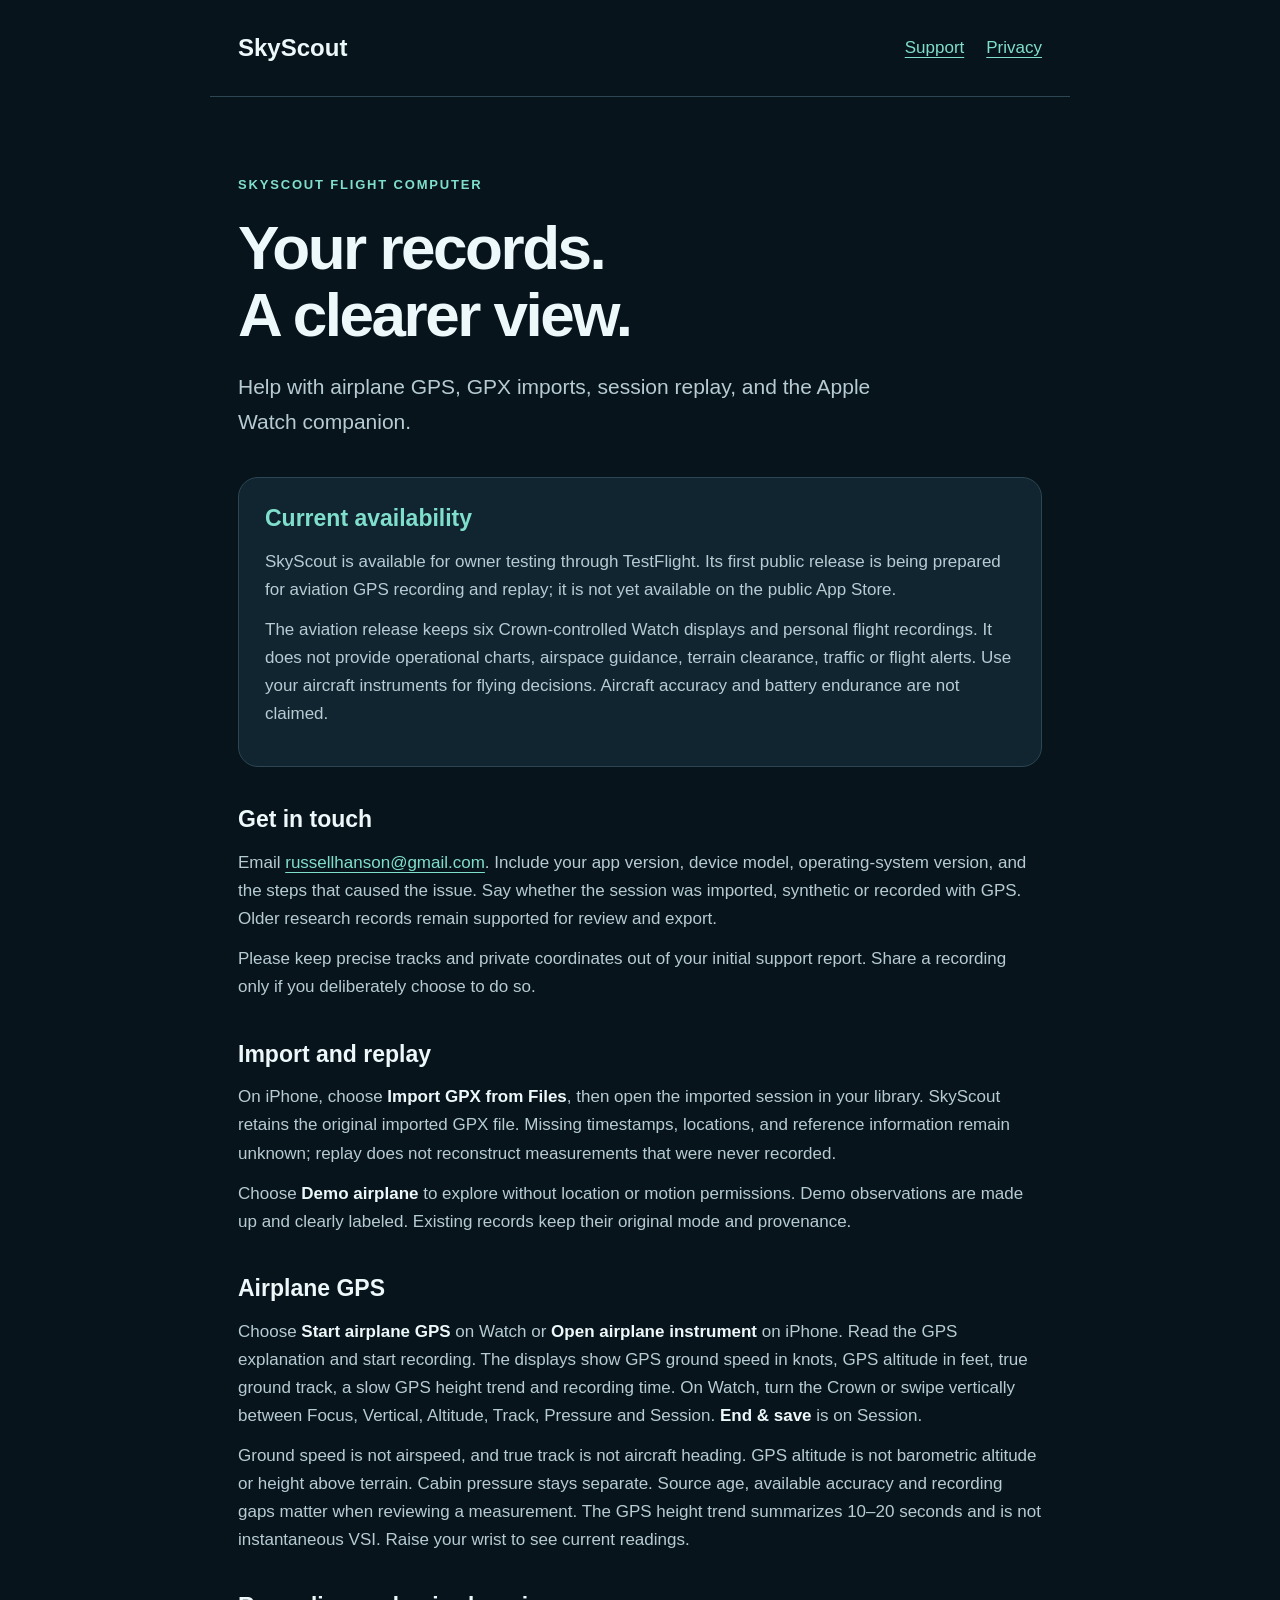
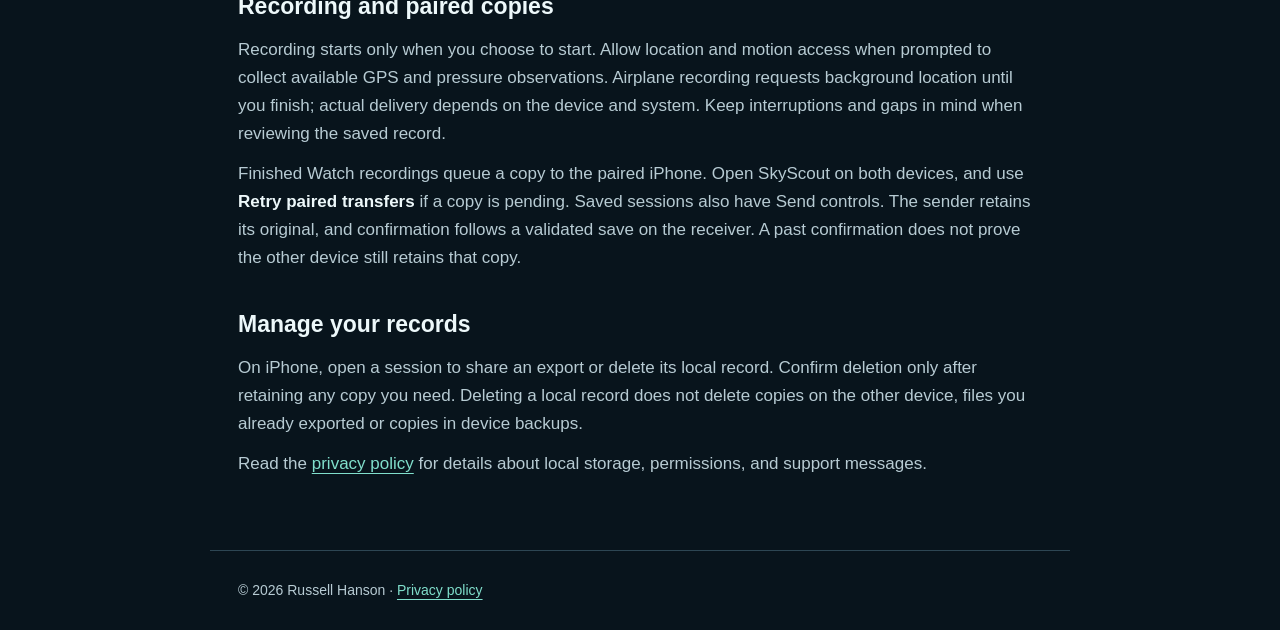
<file: index.html>
<!doctype html>
<html lang="en">
<head>
  <meta charset="utf-8">
  <meta name="viewport" content="width=device-width, initial-scale=1">
  <meta name="description" content="Support for SkyScout Flight Computer: airplane GPS recording, GPX review, replay, and paired-device copies on iPhone and Apple Watch.">
  <title>SkyScout Support</title>
  <link rel="stylesheet" href="style.css">
</head>
<body>
  <header><a class="brand" href="./">SkyScout</a><nav aria-label="Main"><a href="./" aria-current="page">Support</a><a href="privacy.html">Privacy</a></nav></header>
  <main>
    <p class="eyebrow">SKYSCOUT FLIGHT COMPUTER</p>
    <h1>Your records.<br>A clearer view.</h1>
    <p class="intro">Help with airplane GPS, GPX imports, session replay, and the Apple Watch companion.</p>
    <section class="notice" aria-labelledby="availability"><h2 id="availability">Current availability</h2><p>SkyScout is available for owner testing through TestFlight. Its first public release is being prepared for aviation GPS recording and replay; it is not yet available on the public App Store.</p><p>The aviation release keeps six Crown-controlled Watch displays and personal flight recordings. It does not provide operational charts, airspace guidance, terrain clearance, traffic or flight alerts. Use your aircraft instruments for flying decisions. Aircraft accuracy and battery endurance are not claimed.</p></section>
    <section><h2>Get in touch</h2><p>Email <a href="mailto:russellhanson@gmail.com?subject=SkyScout%20support">russellhanson@gmail.com</a>. Include your app version, device model, operating-system version, and the steps that caused the issue. Say whether the session was imported, synthetic or recorded with GPS. Older research records remain supported for review and export.</p><p>Please keep precise tracks and private coordinates out of your initial support report. Share a recording only if you deliberately choose to do so.</p></section>
    <section><h2>Import and replay</h2><p>On iPhone, choose <strong>Import GPX from Files</strong>, then open the imported session in your library. SkyScout retains the original imported GPX file. Missing timestamps, locations, and reference information remain unknown; replay does not reconstruct measurements that were never recorded.</p><p>Choose <strong>Demo airplane</strong> to explore without location or motion permissions. Demo observations are made up and clearly labeled. Existing records keep their original mode and provenance.</p></section>
    <section><h2>Airplane GPS</h2><p>Choose <strong>Start airplane GPS</strong> on Watch or <strong>Open airplane instrument</strong> on iPhone. Read the GPS explanation and start recording. The displays show GPS ground speed in knots, GPS altitude in feet, true ground track, a slow GPS height trend and recording time. On Watch, turn the Crown or swipe vertically between Focus, Vertical, Altitude, Track, Pressure and Session. <strong>End &amp; save</strong> is on Session.</p><p>Ground speed is not airspeed, and true track is not aircraft heading. GPS altitude is not barometric altitude or height above terrain. Cabin pressure stays separate. Source age, available accuracy and recording gaps matter when reviewing a measurement. The GPS height trend summarizes 10–20 seconds and is not instantaneous VSI. Raise your wrist to see current readings.</p></section>
    <section><h2>Recording and paired copies</h2><p>Recording starts only when you choose to start. Allow location and motion access when prompted to collect available GPS and pressure observations. Airplane recording requests background location until you finish; actual delivery depends on the device and system. Keep interruptions and gaps in mind when reviewing the saved record.</p><p>Finished Watch recordings queue a copy to the paired iPhone. Open SkyScout on both devices, and use <strong>Retry paired transfers</strong> if a copy is pending. Saved sessions also have Send controls. The sender retains its original, and confirmation follows a validated save on the receiver. A past confirmation does not prove the other device still retains that copy.</p></section>
    <section><h2>Manage your records</h2><p>On iPhone, open a session to share an export or delete its local record. Confirm deletion only after retaining any copy you need. Deleting a local record does not delete copies on the other device, files you already exported or copies in device backups.</p><p>Read the <a href="privacy.html">privacy policy</a> for details about local storage, permissions, and support messages.</p></section>
  </main>
  <footer>© 2026 Russell Hanson · <a href="privacy.html">Privacy policy</a></footer>
</body>
</html>
</file>
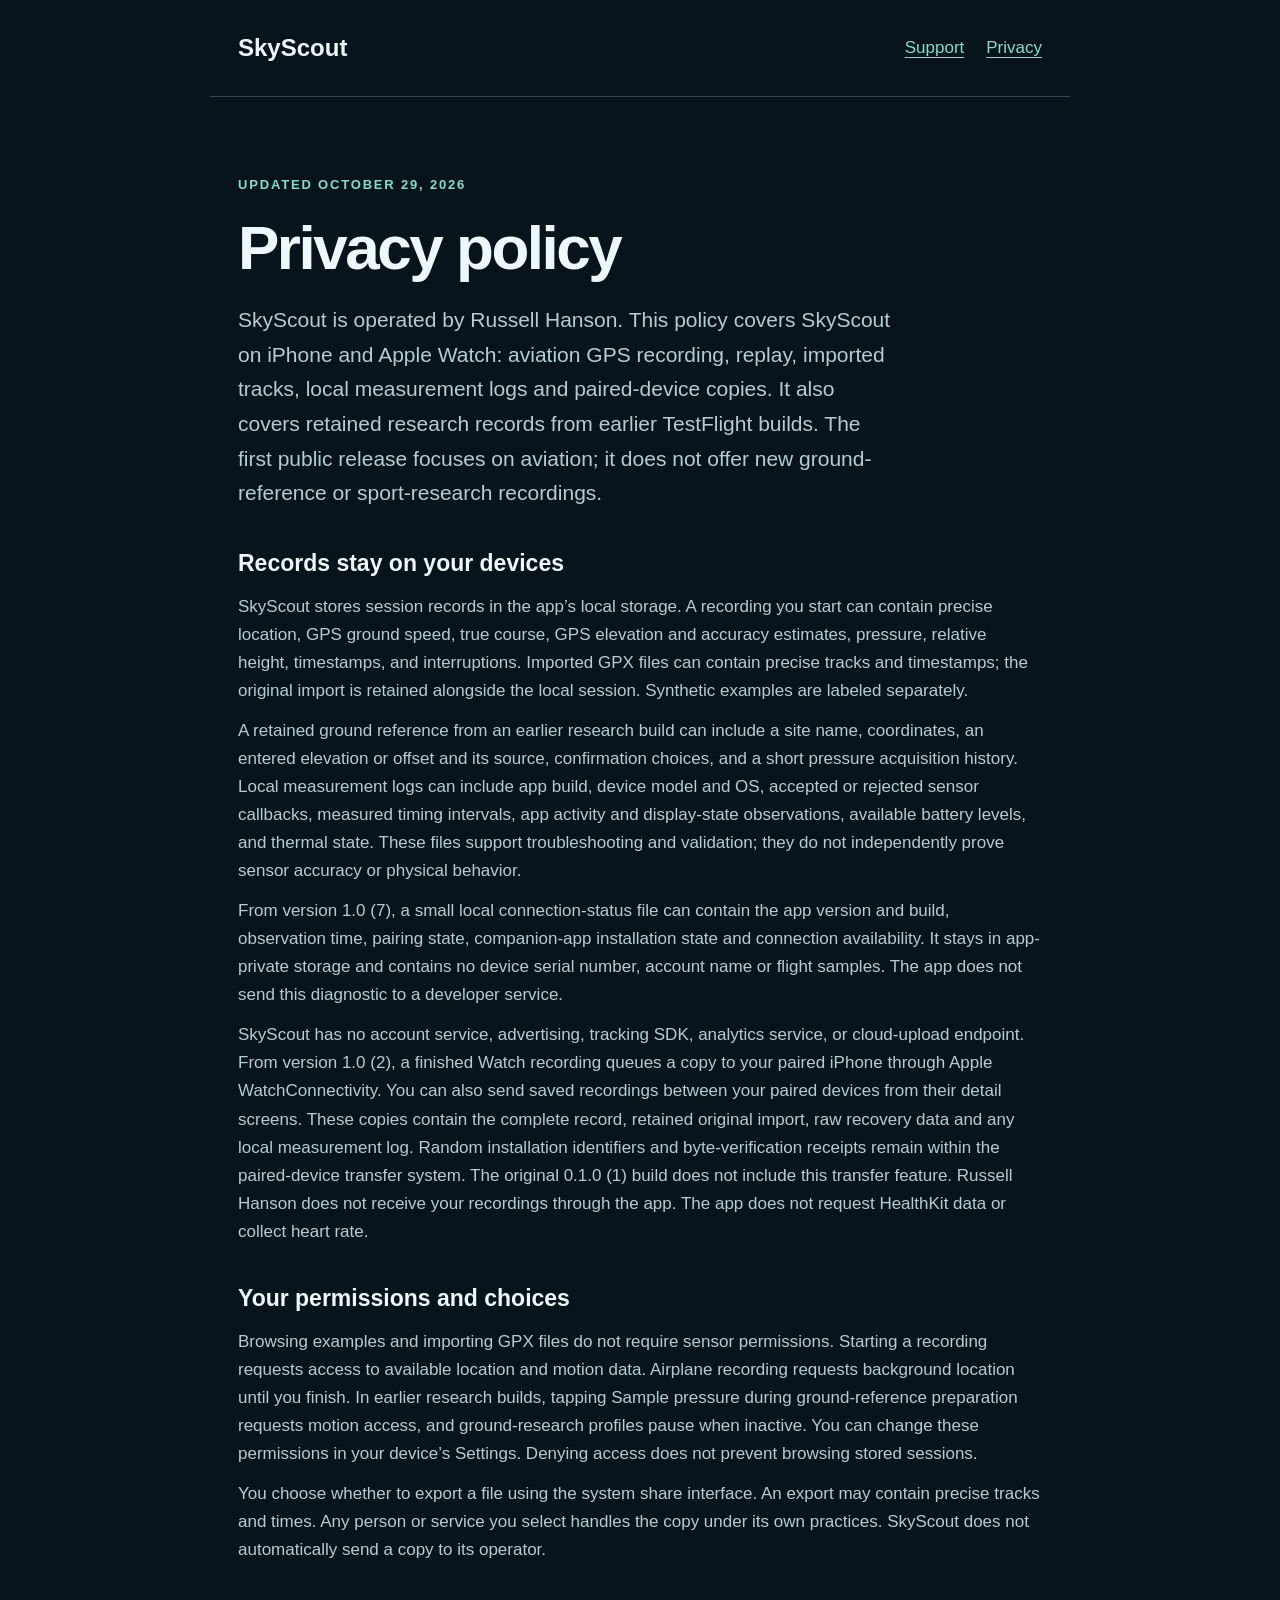
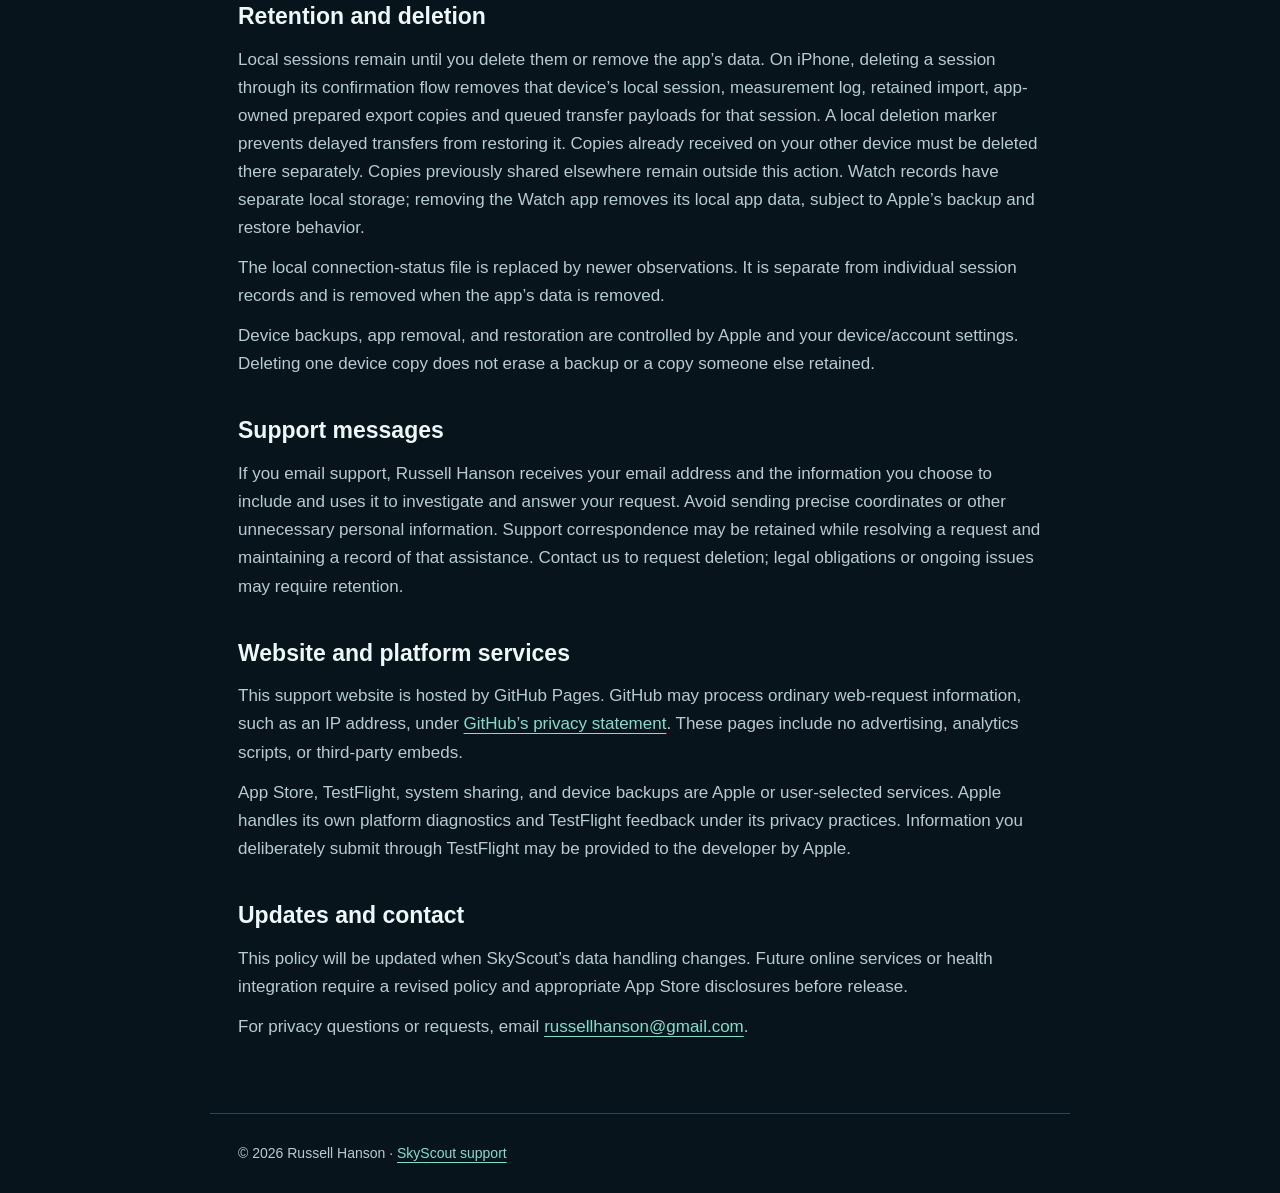
<file: privacy.html>
<!doctype html>
<html lang="en">
<head>
  <meta charset="utf-8">
  <meta name="viewport" content="width=device-width, initial-scale=1">
  <meta name="description" content="How SkyScout handles local recordings, imported tracks, exports, and support messages.">
  <title>SkyScout Privacy Policy</title>
  <link rel="stylesheet" href="style.css">
</head>
<body>
  <header><a class="brand" href="./">SkyScout</a><nav aria-label="Main"><a href="./">Support</a><a href="privacy.html" aria-current="page">Privacy</a></nav></header>
  <main>
    <p class="eyebrow">UPDATED OCTOBER 29, 2026</p>
    <h1>Privacy policy</h1>
    <p class="intro">SkyScout is operated by Russell Hanson. This policy covers SkyScout on iPhone and Apple Watch: aviation GPS recording, replay, imported tracks, local measurement logs and paired-device copies. It also covers retained research records from earlier TestFlight builds. The first public release focuses on aviation; it does not offer new ground-reference or sport-research recordings.</p>
    <section><h2>Records stay on your devices</h2><p>SkyScout stores session records in the app’s local storage. A recording you start can contain precise location, GPS ground speed, true course, GPS elevation and accuracy estimates, pressure, relative height, timestamps, and interruptions. Imported GPX files can contain precise tracks and timestamps; the original import is retained alongside the local session. Synthetic examples are labeled separately.</p><p>A retained ground reference from an earlier research build can include a site name, coordinates, an entered elevation or offset and its source, confirmation choices, and a short pressure acquisition history. Local measurement logs can include app build, device model and OS, accepted or rejected sensor callbacks, measured timing intervals, app activity and display-state observations, available battery levels, and thermal state. These files support troubleshooting and validation; they do not independently prove sensor accuracy or physical behavior.</p><p>From version 1.0 (7), a small local connection-status file can contain the app version and build, observation time, pairing state, companion-app installation state and connection availability. It stays in app-private storage and contains no device serial number, account name or flight samples. The app does not send this diagnostic to a developer service.</p><p>SkyScout has no account service, advertising, tracking SDK, analytics service, or cloud-upload endpoint. From version 1.0 (2), a finished Watch recording queues a copy to your paired iPhone through Apple WatchConnectivity. You can also send saved recordings between your paired devices from their detail screens. These copies contain the complete record, retained original import, raw recovery data and any local measurement log. Random installation identifiers and byte-verification receipts remain within the paired-device transfer system. The original 0.1.0 (1) build does not include this transfer feature. Russell Hanson does not receive your recordings through the app. The app does not request HealthKit data or collect heart rate.</p></section>
    <section><h2>Your permissions and choices</h2><p>Browsing examples and importing GPX files do not require sensor permissions. Starting a recording requests access to available location and motion data. Airplane recording requests background location until you finish. In earlier research builds, tapping Sample pressure during ground-reference preparation requests motion access, and ground-research profiles pause when inactive. You can change these permissions in your device’s Settings. Denying access does not prevent browsing stored sessions.</p><p>You choose whether to export a file using the system share interface. An export may contain precise tracks and times. Any person or service you select handles the copy under its own practices. SkyScout does not automatically send a copy to its operator.</p></section>
    <section><h2>Retention and deletion</h2><p>Local sessions remain until you delete them or remove the app’s data. On iPhone, deleting a session through its confirmation flow removes that device’s local session, measurement log, retained import, app-owned prepared export copies and queued transfer payloads for that session. A local deletion marker prevents delayed transfers from restoring it. Copies already received on your other device must be deleted there separately. Copies previously shared elsewhere remain outside this action. Watch records have separate local storage; removing the Watch app removes its local app data, subject to Apple’s backup and restore behavior.</p><p>The local connection-status file is replaced by newer observations. It is separate from individual session records and is removed when the app’s data is removed.</p><p>Device backups, app removal, and restoration are controlled by Apple and your device/account settings. Deleting one device copy does not erase a backup or a copy someone else retained.</p></section>
    <section><h2>Support messages</h2><p>If you email support, Russell Hanson receives your email address and the information you choose to include and uses it to investigate and answer your request. Avoid sending precise coordinates or other unnecessary personal information. Support correspondence may be retained while resolving a request and maintaining a record of that assistance. Contact us to request deletion; legal obligations or ongoing issues may require retention.</p></section>
    <section><h2>Website and platform services</h2><p>This support website is hosted by GitHub Pages. GitHub may process ordinary web-request information, such as an IP address, under <a href="https://docs.github.com/en/site-policy/privacy-policies/github-general-privacy-statement">GitHub’s privacy statement</a>. These pages include no advertising, analytics scripts, or third-party embeds.</p><p>App Store, TestFlight, system sharing, and device backups are Apple or user-selected services. Apple handles its own platform diagnostics and TestFlight feedback under its privacy practices. Information you deliberately submit through TestFlight may be provided to the developer by Apple.</p></section>
    <section><h2>Updates and contact</h2><p>This policy will be updated when SkyScout’s data handling changes. Future online services or health integration require a revised policy and appropriate App Store disclosures before release.</p><p>For privacy questions or requests, email <a href="mailto:russellhanson@gmail.com?subject=SkyScout%20privacy">russellhanson@gmail.com</a>.</p></section>
  </main>
  <footer>© 2026 Russell Hanson · <a href="./">SkyScout support</a></footer>
</body>
</html>
</file>
<file: style.css>
:root{color-scheme:dark;--bg:#08141c;--panel:#102530;--ink:#edf8fa;--muted:#b7cbd3;--accent:#80dfcc;--line:#2d4653}
*{box-sizing:border-box}body{margin:0;background:var(--bg);color:var(--ink);font:17px/1.65 -apple-system,BlinkMacSystemFont,"Segoe UI",sans-serif}header,main,footer{max-width:860px;margin:auto;padding:28px}header{display:flex;align-items:center;justify-content:space-between;border-bottom:1px solid var(--line);gap:20px}.brand{font-size:24px;font-weight:750;text-decoration:none;color:var(--ink)}nav{display:flex;gap:22px}a{color:var(--accent);text-underline-offset:4px}a:hover{color:white}a:focus-visible{outline:3px solid var(--accent);outline-offset:5px;border-radius:2px}main{padding-top:64px;padding-bottom:60px}.eyebrow{color:var(--accent);font-size:13px;font-weight:700;letter-spacing:.14em}h1{font-size:clamp(38px,7vw,62px);line-height:1.08;letter-spacing:-.04em;margin:20px 0}h2{font-size:23px;line-height:1.3;margin:0 0 14px}.intro{font-size:21px;color:var(--muted);max-width:660px}section{margin-top:38px}section p{color:var(--muted);margin:12px 0}strong{color:var(--ink)}.notice{background:var(--panel);border:1px solid var(--line);border-radius:20px;padding:26px}.notice h2{color:var(--accent)}footer{font-size:14px;color:var(--muted);border-top:1px solid var(--line)}@media(max-width:480px){header,main,footer{padding-left:20px;padding-right:20px}header{align-items:flex-start}nav{gap:14px;font-size:15px}main{padding-top:38px}.notice{padding:20px}}
</file>
